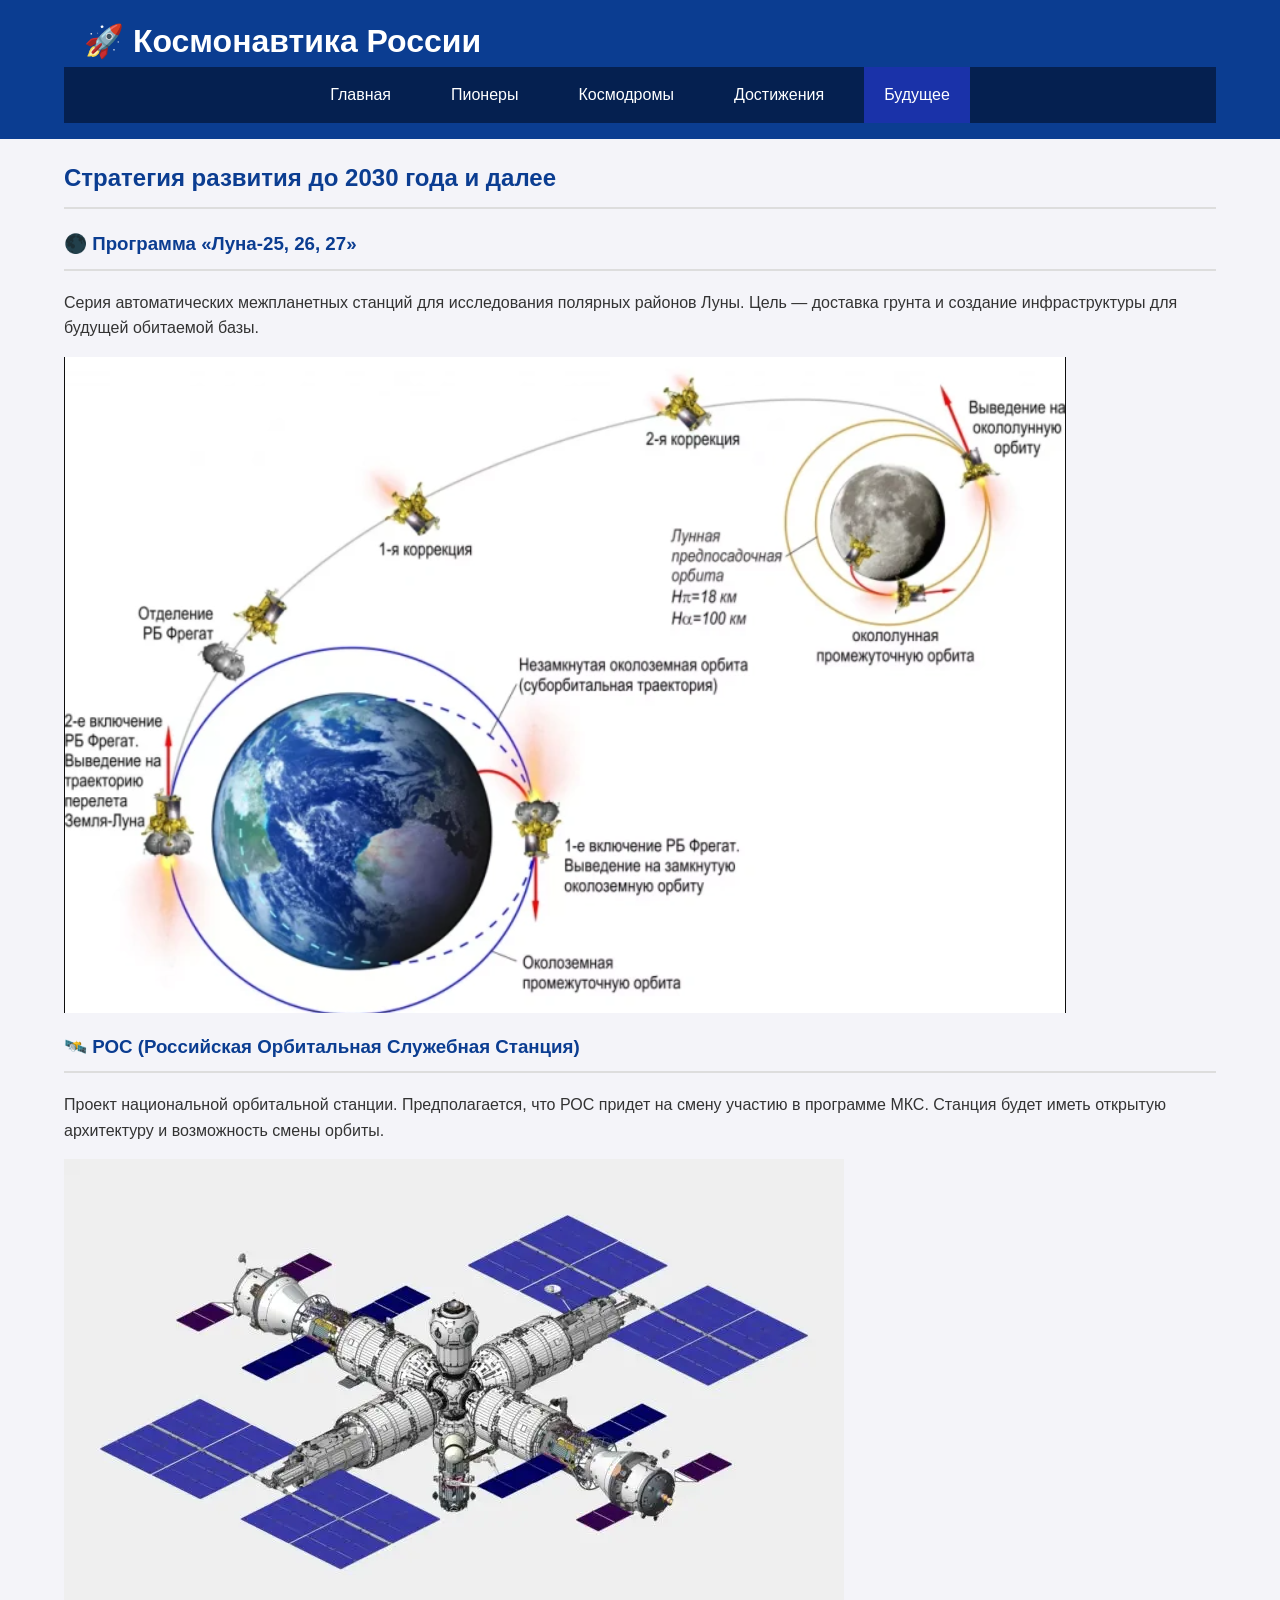
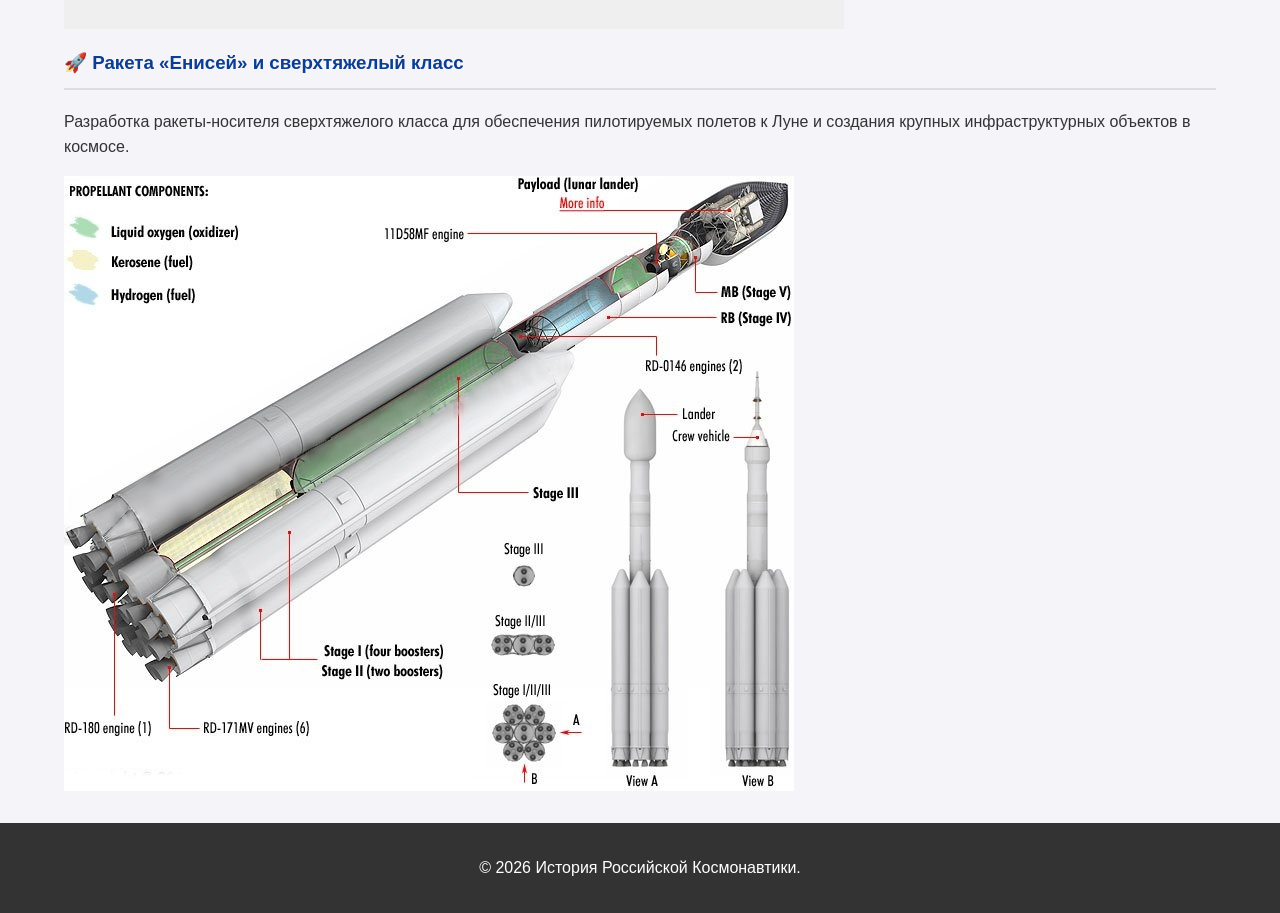
<file: future.html>
<!DOCTYPE html>
<html lang="ru">
<head>
    <meta charset="UTF-8">
    <meta name="viewport" content="width=device-width, initial-scale=1.0">
    <title>Будущее: РОС и Луна</title>
    <link rel="stylesheet" href="style.css">
</head>
<body>

<header class="site-header">
        <div class="container">
            <h1 class="logo">🚀 Космонавтика России</h1>
            <nav class="main-nav">
                <!-- Меню должно быть адаптивным (на мобильных часто делают "гамбургер") -->
                <ul>
                    <li><a href="index.html">Главная</a></li>
                    <li><a href="pioneers.html">Пионеры</a></li>
                    <li><a href="cosmodromes.html">Космодромы</a></li>
                    <li><a href="achievements.html">Достижения</a></li>
                    <li><a href="future.html" class="active">Будущее</a></li>
                </ul>
            </nav>
        </div>
    </header>

<main class="container">
    <section class="projects">
        <h2>Стратегия развития до 2030 года и далее</h2>
        
        <article class="project-card">
            <h3>🌑 Программа «Луна-25, 26, 27»</h3>
            <p>Серия автоматических межпланетных станций для исследования полярных районов Луны. Цель — доставка грунта и создание инфраструктуры для будущей обитаемой базы.</p>
            <img src="img/ToMoon1.png" alt="Карта космодромов мира">
        </article>

        <article class="project-card">
            <h3>🛰️ РОС (Российская Орбитальная Служебная Станция)</h3>
            <p>Проект национальной орбитальной станции. Предполагается, что РОС придет на смену участию в программе МКС. Станция будет иметь открытую архитектуру и возможность смены орбиты.</p>
            <img src="img/Space2.webp" alt="Карта космодромов мира">
        </article>

        <article class="project-card">
            <h3>🚀 Ракета «Енисей» и сверхтяжелый класс</h3>
            <p>Разработка ракеты-носителя сверхтяжелого класса для обеспечения пилотируемых полетов к Луне и создания крупных инфраструктурных объектов в космосе.</p>
            <img src="img/Rocket3.png" alt="Карта космодромов мира">
        </article>
    </section>
</main>

<footer>
    <div class="container">
        <p>&copy; 2026 История Российской Космонавтики.</p>
    </div>
</footer>

</body>
</html>
</file>
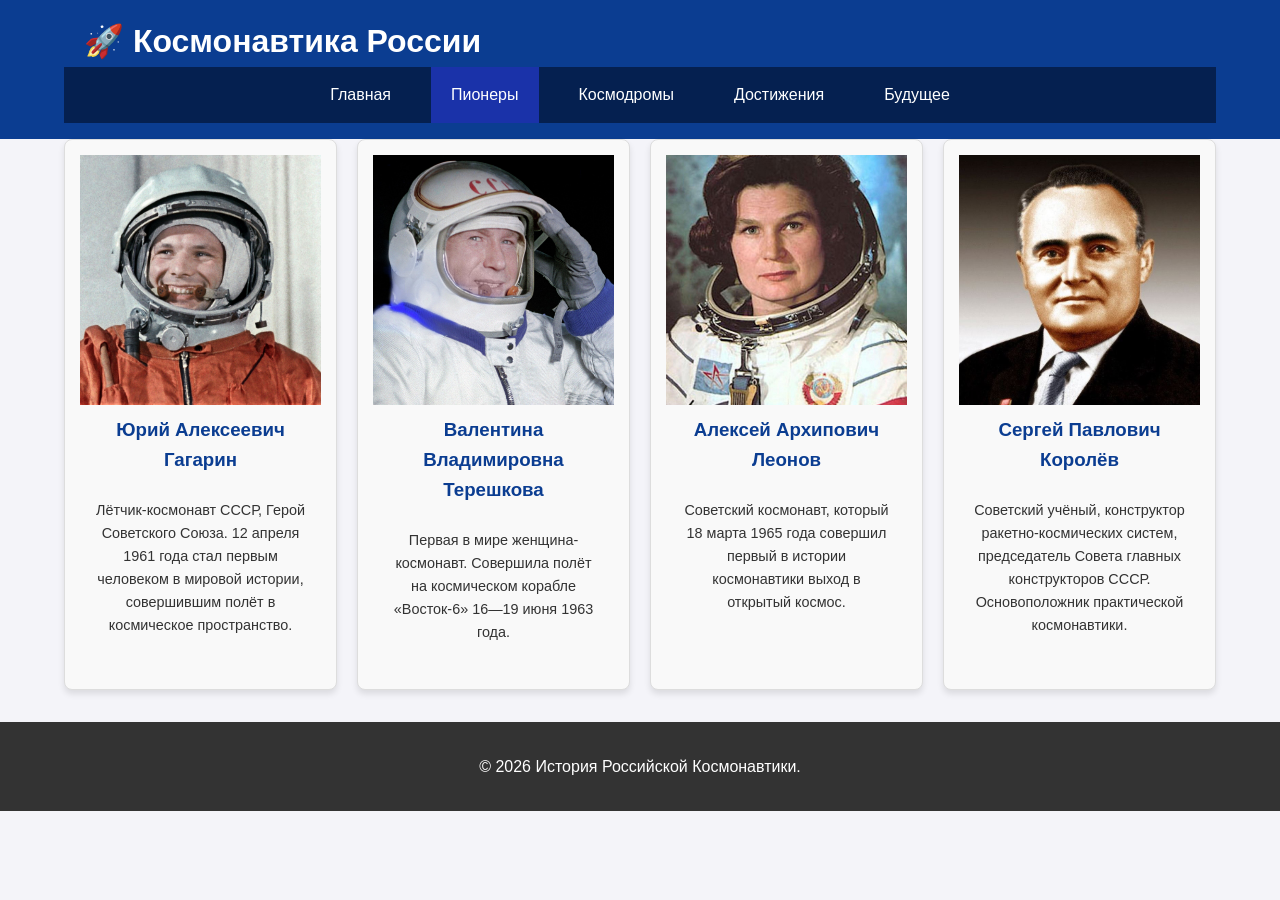
<file: pioneers.html>
<!DOCTYPE html>
<html lang="ru">
<head>
    <meta charset="UTF-8">
    <meta name="viewport" content="width=device-width, initial-scale=1.0">
    <title>Пионеры космоса</title>
    <link rel="stylesheet" href="style.css">
</head>
<body>

<header class="site-header">
        <div class="container">
            <h1 class="logo">🚀 Космонавтика России</h1>
            <nav class="main-nav">
                <!-- Меню должно быть адаптивным (на мобильных часто делают "гамбургер") -->
                <ul>
                    <li><a href="index.html">Главная</a></li>
                    <li><a href="pioneers.html" class="active">Пионеры</a></li>
                    <li><a href="cosmodromes.html">Космодромы</a></li>
                    <li><a href="achievements.html">Достижения</a></li>
                    <li><a href="future.html">Будущее</a></li>
                </ul>
            </nav>
        </div>
    </header>

<main class="container">
    <section class="cosmonauts-grid">
        <!-- Карточка 1 -->
        <article class="card">
            <img src="img/11111.jpg" alt="Юрий Гагарин">
            <h3>Юрий Алексеевич Гагарин</h3>
            <p>Лётчик-космонавт СССР, Герой Советского Союза. 12 апреля 1961 года стал первым человеком в мировой истории, совершившим полёт в космическое пространство.</p>
        </article>

        <!-- Карточка 2 -->
        <article class="card">
            <img src="img/1559678676_0_0_2048_2048_1920x0_80_0_0_fe0c1bf3758c61697eb083e8a8fbd289.jpg" alt="Валентина Терешкова">
            <h3>Валентина Владимировна Терешкова</h3>
            <p>Первая в мире женщина-космонавт. Совершила полёт на космическом корабле «Восток-6» 16—19 июня 1963 года.</p>
        </article>

        <!-- Карточка 3 -->
        <article class="card">
            <img src="img/opw9gjcpkzsuei5cs1cahbkw5kzsb07i.jpg" alt="Алексей Леонов">
            <h3>Алексей Архипович Леонов</h3>
            <p>Советский космонавт, который 18 марта 1965 года совершил первый в истории космонавтики выход в открытый космос.</p>
        </article>
        
        <!-- Карточка 4 -->
        <article class="card">
            <img src="img/sergej-pavlovich-korolev-biografiya.png" alt="Сергей Королев">
            <h3>Сергей Павлович Королёв</h3>
            <p>Советский учёный, конструктор ракетно-космических систем, председатель Совета главных конструкторов СССР. Основоположник практической космонавтики.</p>
        </article>
    </section>
</main>

<footer>
    <div class="container">
        <p>&copy; 2026 История Российской Космонавтики.</p>
    </div>
</footer>

</body>
</html>
</file>
<file: style.css>
/* Общие настройки */
body {
    font-family: 'Segoe UI', Tahoma, Geneva, Verdana, sans-serif;
    margin: 0;
    padding: 0;
    background-color: #f4f4f9;
    color: #333;
    line-height: 1.6;
}

.container {
    width: 90%;
    max-width: 1200px;
    margin: 0 auto;
}

/* Шапка */
header {
    background-color: #0b3d91;
    /* NASA/Roscosmos Blue style */
    color: white;
    padding: 1rem 0;
}

header h1 {
    margin: 0;
    padding-left: 20px;
}

nav ul {
    list-style: none;
    padding: 0;
    margin: 0;
    display: flex;
    justify-content: center;
    background-color: #052050;
}

nav ul li {
    margin: 0;
}

nav ul li a {
    display: block;
    padding: 15px 20px;
    color: white;
    text-decoration: none;
    transition: background 0.3s;
}

nav ul li a:hover,
nav ul li a.active {
    background-color: #1a32a9;
}

/* Основной контент */
main {
    padding: 2rem 0;
    min-height: 60vh;
}

h2,
h3 {
    color: #0b3d91;
    border-bottom: 2px solid #ddd;
    padding-bottom: 10px;
}

/* Главная - Таймлайн */
.timeline ul {
    list-style-type: none;
    padding: 0;
}

.timeline li {
    background: white;
    margin-bottom: 10px;
    padding: 15px;
    border-left: 5px solid #d63031;
    box-shadow: 0 2px 5px rgba(0, 0, 0, 0.1);
}

/* Аудиогид */
.audio-guide {
    background-color: #e3f2fd;
    padding: 20px;
    border-radius: 8px;
    margin-top: 30px;
    border: 1px solid #bbdefb;
}

.audio-item {
    margin-bottom: 15px;
}

audio {
    width: 100%;
    max-width: 400px;
}

/* Пионеры - Сетка */
.cosmonauts-grid {
    display: grid;
    grid-template-columns: repeat(auto-fit, minmax(250px, 1fr));
    gap: 20px;
}

.card {
    background: white;
    border-radius: 8px;
    overflow: hidden;
    box-shadow: 0 4px 6px rgba(0, 0, 0, 0.1);
    text-align: center;
    transition: transform 0.2s;
}

.card:hover {
    transform: translateY(-5px);
}

.card img {
    width: 100%;
    height: 250px;
    object-fit: cover;
}

.card h3 {
    border: none;
    margin: 10px 0 5px;
}

.card p {
    padding: 0 15px 15px;
    font-size: 0.9rem;
}

/* Карта */
.interactive-map-container {
    position: relative;
    background: #fff;
    padding: 20px;
    border-radius: 8px;
    box-shadow: 0 2px 10px rgba(0, 0, 0, 0.1);
}

svg {
    width: 100%;
    height: auto;
    border: 1px solid #ccc;
    background-color: #aaddff;
    /* Цвет "воды/неба" */
}

.map-point:hover {
    fill: #ffeb3b;
    stroke: #000;
    stroke-width: 2px;
}

.map-info-box {
    margin-top: 15px;
    padding: 15px;
    background: #f9f9f9;
    border-left: 4px solid #0b3d91;
}

/* Галерея */
.gallery-grid {
    display: grid;
    grid-template-columns: repeat(auto-fill, minmax(300px, 1fr));
    gap: 20px;
}

.gallery figure {
    margin: 0;
    background: white;
    padding: 10px;
    box-shadow: 0 2px 5px rgba(0, 0, 0, 0.1);
}

.gallery img {
    width: 100%;
    height: 200px;
    object-fit: contain;
    background: #000;
}

.gallery figcaption {
    text-align: center;
    padding-top: 10px;
    font-weight: bold;
}

/* Подвал */
footer {
    background-color: #333;
    color: white;
    text-align: center;
    padding: 1rem 0;
    margin-top: 2rem;
}

.map-info-box img {
    display: block;
    /* Убирает лишние отступы у картинки */
    margin: 10px auto 15px auto;
    /* Центрирует картинку и добавляет отступы */
    box-shadow: 0 2px 8px rgba(0, 0, 0, 0.15);
    /* Добавляет легкую тень */
}

/* Чтобы картинки не вылезали за пределы экрана */
img {
    max-width: 100%;
    height: auto;
    display: block;
}

/* Ограничитель ширины контента */
.container {
    width: 90%;
    max-width: 1200px; /* Максимальная ширина на больших мониторах */
    margin: 0 auto;
    padding: 0 15px;
}

/* Для ПК и планшетов */
.main-nav ul {
    display: flex;
    list-style: none;
    gap: 20px;
}

/* Для мобильных устройств (меньше 768px) */
@media (max-width: 768px) {
    .main-nav ul {
        flex-direction: column;
        text-align: center;
        gap: 10px;
    }
    
    .site-header {
        text-align: center;
    }
}

.grid-container {
    display: grid;
    /* Автоматическое заполнение: минимум 300px, максимум - сколько влезет */
    grid-template-columns: repeat(auto-fit, minmax(300px, 1fr));
    gap: 20px;
    margin-top: 20px;
}

.card {
    border: 1px solid #ddd;
    padding: 15px;
    border-radius: 8px;
    background: #f9f9f9;
}

/* Картинки всегда занимают доступную ширину, но не больше своей реальной */
.content img {
    max-width: 100%;
    height: auto;
    margin: 10px 0;
}

/* Если карта большая, сделайте её прокручиваемой на мобильных */
.map-container {
    overflow-x: auto;
}

/* Планшеты и небольшие ноутбуки */
@media (max-width: 1024px) {
    h1 { font-size: 2rem; }
    h2 { font-size: 1.5rem; }
}

/* Мобильные телефоны */
@media (max-width: 600px) {
    body {
        font-size: 16px; /* Удобный размер для чтения */
    }
    
    h1 { font-size: 1.5rem; }
    
    .hero-section p {
        line-height: 1.6;
    }
    
    /* Аудиоплееры на всю ширину */
    audio {
        width: 100%;
    }
}
</file>
